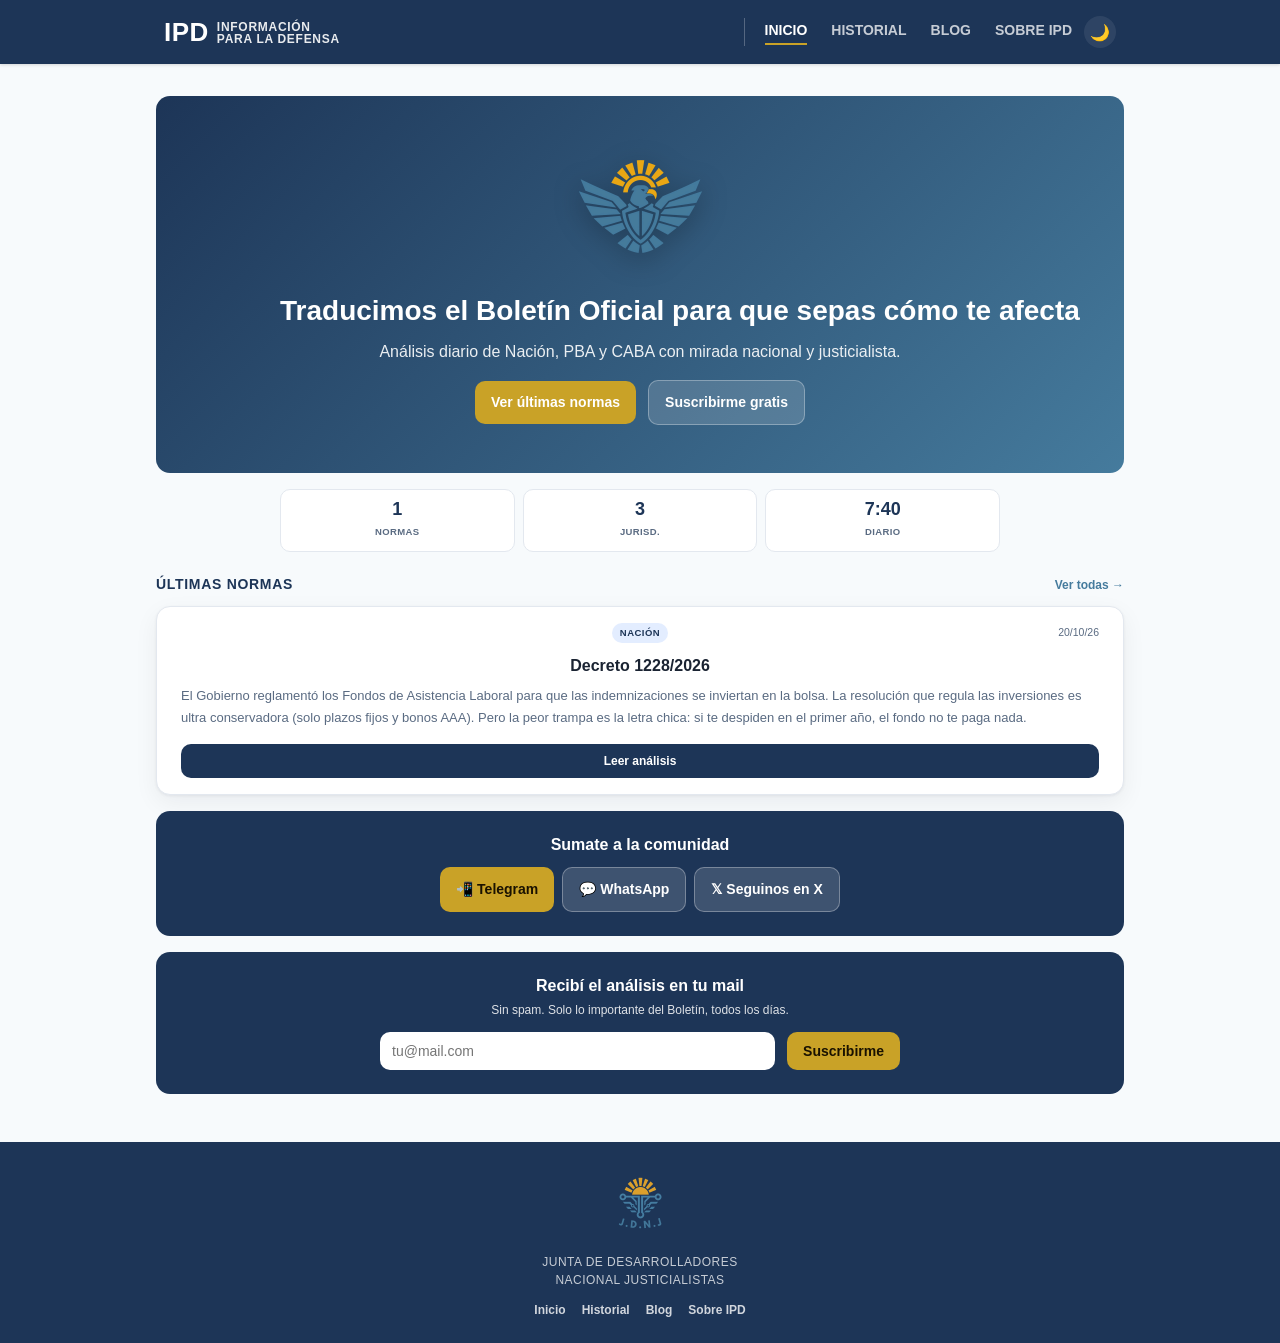
<file: index.html>
<!DOCTYPE html>
<html lang="es">
<head>
  <meta charset="UTF-8">
  <meta name="viewport" content="width=device-width, initial-scale=1.0">
  
  <!-- SEO BÁSICO -->
  <title>IPD - Información para la Defensa | Análisis del Boletín Oficial</title>
  <meta name="description" content="Traducimos el Boletín Oficial de Nación, PBA y CABA al lenguaje del laburante. Análisis diario con mirada nacional y justicialista.">
  <link rel="canonical" href="https://ipdboletin.com.ar/" />
  <meta name="robots" content="index, follow">

  <!-- OPEN GRAPH (Para X, WhatsApp y Telegram) -->
  <meta property="og:type" content="website">
  <meta property="og:title" content="IPD - Información para la Defensa">
  <meta property="og:description" content="Traducimos el Boletín Oficial para que sepas cómo te afecta. Análisis diario de Nación, PBA y CABA.">
  <meta property="og:url" content="https://ipdboletin.com.ar/">
  <meta property="og:image" content="https://ipdboletin.com.ar/solocondor.png">
  <meta property="og:site_name" content="IPD">

  <!-- TWITTER CARDS -->
  <meta name="twitter:card" content="summary_large_image">
  <meta name="twitter:title" content="IPD - Información para la Defensa">
  <meta name="twitter:description" content="Traducimos el Boletín Oficial para que sepas cómo te afecta. Análisis diario con mirada justicialista.">
  <meta name="twitter:image" content="https://ipdboletin.com.ar/solocondor.png">

  <!-- DATOS ESTRUCTURADOS (SCHEMA.ORG) -->
  <script type="application/ld+json">
  {
    "@context": "https://schema.org",
    "@type": "NewsMediaOrganization",
    "name": "IPD - Información para la Defensa",
    "url": "https://ipdboletin.com.ar/",
    "logo": "https://ipdboletin.com.ar/solocondor.png",
    "description": "Traducimos el Boletín Oficial al lenguaje del pueblo trabajador. Análisis desde el Nacional Justicialismo histórico.",
    "sameAs": [
      "https://x.com/ipdboletin"
    ]
  }
  </script>

  <!-- FAVICONS Y ESTILOS -->
  <link rel="icon" href="solocondor.png">
  <link rel="apple-touch-icon" href="solocondor.png">
  <meta name="theme-color" content="#1D3557">
  <link rel="stylesheet" href="styles.css">
</head>
<body>

<!-- ============ HEADER ============ -->
<header class="header">
  <div class="header-top">
    <div class="header-izq">
      <span class="header-logo">IPD</span>
      <span class="header-nombre">
        <span class="linea1">Información</span>
        <span class="linea2">para la Defensa</span>
      </span>
    </div>
    <div class="header-der">
      <nav class="header-nav">
        <a href="index.html" class="activo">INICIO</a>
        <a href="historial.html">HISTORIAL</a>
        <a href="blog.html">BLOG</a>
        <a href="sobre.html">SOBRE IPD</a>
      </nav>
      <button class="header-btn-tema" id="btnTema" aria-label="Cambiar tema">🌙</button>
    </div>
  </div>
</header>

<!-- ============ CONTENIDO ============ -->
<main class="container">

  <!-- HERO -->
  <section class="hero">
    <img src="solocondor.png" alt="Logo de IPD - Información para la Defensa" class="hero-condor-top" onerror="this.style.display='none'">
    <div class="hero-contenido">
      <h2>Traducimos el Boletín Oficial para que sepas cómo te afecta</h2>
      <p>Análisis diario de Nación, PBA y CABA con mirada nacional y justicialista.</p>
      <div class="hero-botones">
        <a href="historial.html" class="btn btn-dorado">Ver últimas normas</a>
        <a href="#suscribirme" class="btn btn-blanco">Suscribirme gratis</a>
      </div>
    </div>
  </section>

  <!-- STATS -->
  <section class="stats">
    <div class="stat"><b id="statNormas">—</b><span>Normas</span></div>
    <div class="stat"><b>3</b><span>Jurisd.</span></div>
    <div class="stat"><b>7:40</b><span>Diario</span></div>
  </section>

  <!-- ÚLTIMAS NORMAS -->
  <section>
    <div class="seccion-titulo">
      <h3>Últimas normas</h3>
      <a href="historial.html">Ver todas →</a>
    </div>
    <div id="ultimasNormas">
      <!-- Se llena con JS desde datos.js -->
    </div>
  </section>

  <!-- COMUNIDAD -->
  <section class="comunidad">
    <h3>Sumate a la comunidad</h3>
    <div class="comunidad-botones">
      <a href="https://t.me/+x1jpuKAZKMowNjYx" target="_blank" rel="noopener" class="btn btn-dorado">📲 Telegram</a>
      <a href="https://whatsapp.com/channel/0029VbDIsLn2ZjCuyTNW5E1L" target="_blank" rel="noopener" class="btn btn-blanco">💬 WhatsApp</a>
      <a href="https://x.com/ipdboletin" target="_blank" rel="noopener" class="btn btn-blanco">𝕏 Seguinos en X</a>
    </div>
  </section>

  <!-- SUSCRIPCIÓN -->
  <section class="cta-sus" id="suscribirme">
    <h3>Recibí el análisis en tu mail</h3>
    <p>Sin spam. Solo lo importante del Boletín, todos los días.</p>
    <form action="https://formspree.io/f/TU_FORM_ID" method="POST">
      <input type="email" name="email" placeholder="tu@mail.com" required>
      <button type="submit" class="btn btn-dorado">Suscribirme</button>
    </form>
  </section>

</main>

<!-- ============ FOOTER ============ -->
<footer class="footer">
  <img src="JDNJ.png" alt="Logo de la Junta de Desarrolladores Nacional Justicialistas" class="footer-jdnj" onerror="this.style.display='none'">
  <p>JUNTA DE DESARROLLADORES<br>NACIONAL JUSTICIALISTAS</p>
  <div class="footer-links">
    <a href="index.html">Inicio</a>
    <a href="historial.html">Historial</a>
    <a href="blog.html">Blog</a>
    <a href="sobre.html">Sobre IPD</a>
  </div>
</footer>

<!-- ============ BOTTOM NAV (mobile) ============ -->
<nav class="bottom-nav">
  <a href="index.html" class="bottom-nav-item activo">
    <span class="ic">🏠</span>Inicio
  </a>
  <a href="historial.html" class="bottom-nav-item">
    <span class="ic">📜</span>Historial
  </a>
  <a href="blog.html" class="bottom-nav-item">
    <span class="ic">📰</span>Blog
  </a>
  <a href="sobre.html" class="bottom-nav-item">
    <span class="ic">ℹ️</span>Sobre
  </a>
</nav>

<!-- ============ MODAL DETALLE ============ -->
<div id="modalDetalle" class="modal-overlay" style="display:none;">
  <div class="modal-caja">
    <button class="modal-cerrar" id="modalCerrar" aria-label="Cerrar">✕</button>
    <div id="modalContenido">
      <!-- Se llena con JS -->
    </div>
  </div>
</div>

<!-- ============ DATOS ============ -->
<script src="datos.js?v=20261127164010"></script>

<!-- ============ LÓGICA ============ -->
<script>
/* ---------- Tema claro/oscuro ---------- */
(function(){
  const html = document.documentElement;
  const btn = document.getElementById('btnTema');
  const guardado = localStorage.getItem('ipd-tema');
  if (guardado === 'oscuro') {
    html.setAttribute('data-tema', 'oscuro');
    btn.textContent = '☀️';
  }
  btn.addEventListener('click', function(){
    const esOscuro = html.getAttribute('data-tema') === 'oscuro';
    if (esOscuro) {
      html.removeAttribute('data-tema');
      localStorage.setItem('ipd-tema', 'claro');
      btn.textContent = '🌙';
    } else {
      html.setAttribute('data-tema', 'oscuro');
      localStorage.setItem('ipd-tema', 'oscuro');
      btn.textContent = '☀️';
    }
  });
})();

/* ---------- Render últimas 3 normas + modal ---------- */
(function(){
  if (typeof baseDatosIPD === 'undefined') return;

  const cont = document.getElementById('ultimasNormas');
  const statNormas = document.getElementById('statNormas');

  // Modal
  const modal = document.getElementById('modalDetalle');
  const modalContenido = document.getElementById('modalContenido');
  const modalCerrar = document.getElementById('modalCerrar');

  // Helpers
  const escapeHtml = (s) => (s || '').replace(/[&<>"']/g, c => ({
    '&':'&amp;','<':'&lt;','>':'&gt;','"':'&quot;',"'":'&#39;'
  }[c]));

  const hoy = new Date().toISOString().slice(0, 10);
  const esHoy = (fecha) => (fecha || '').slice(0, 10) === hoy;

  // FIX: parsear fecha sin pasar por Date() para evitar bug de zona horaria
  const fmtFecha = (fecha) => {
    if (!fecha) return '';
    const [yyyy, mm, dd] = String(fecha).split('-');
    if (!yyyy || !mm || !dd) return fecha;
    return `${dd}/${mm}/${yyyy.slice(2)}`;
  };

  // Total
  statNormas.textContent = baseDatosIPD.length.toLocaleString('es-AR');

  // Ordenar + tomar últimas 3
  // FIX: comparación por string (YYYY-MM-DD ordena bien lexicográficamente)
  const ordenadas = [...baseDatosIPD].sort((a, b) => {
    return (b.fecha || '').localeCompare(a.fecha || '');
  });
  const ultimas = ordenadas.slice(0, 3);

  if (ultimas.length === 0) {
    cont.innerHTML = '<p class="texto-centro" style="color:var(--texto-suave)">Todavía no hay normas analizadas.</p>';
    return;
  }

  // Render
  cont.innerHTML = ultimas.map((n, i) => {
    const jur = (n.jurisdiccion || '').toLowerCase();
    const chipClase = jur === 'nacion' ? 'chip-nacion' : jur === 'pba' ? 'chip-pba' : jur === 'caba' ? 'chip-caba' : '';
    const chipTexto = jur === 'nacion' ? 'Nación' : jur === 'pba' ? 'PBA' : jur === 'caba' ? 'CABA' : jur;
    const badge = esHoy(n.fecha) ? '<span class="badge-hoy">HOY</span>' : '';
    return `
      <article class="card">
        <div class="card-top">
          <span class="chip ${chipClase}">${chipTexto}</span>
          ${badge}
          <span class="card-fecha">${fmtFecha(n.fecha)}</span>
        </div>
        <h4>${escapeHtml(n.titulo || 'Sin título')}</h4>
        <p>${escapeHtml(n.criollo || '')}</p>
        <div class="card-acciones">
          <button class="btn btn-primario" data-accion="leer" data-idx="${i}">Leer análisis</button>
        </div>
      </article>
    `;
  }).join('');

  // Guardar las últimas normas para los handlers
  cont.dataset.normas = JSON.stringify(ultimas.map(n => ({
    titulo: n.titulo || '',
    criollo: n.criollo || '',
    letraChica: n.letraChica || '',
    articulo: n.articulo || '',
    jurisdiccion: n.jurisdiccion || '',
    fecha: n.fecha || '',
    url: n.url || ''
  })));

  // Abrir modal
  function abrirModal(n){
    const jur = (n.jurisdiccion || '').toLowerCase();
    const chipClase = jur === 'nacion' ? 'chip-nacion' : jur === 'pba' ? 'chip-pba' : jur === 'caba' ? 'chip-caba' : '';
    const chipTexto = jur === 'nacion' ? 'Nación' : jur === 'pba' ? 'PBA' : jur === 'caba' ? 'CABA' : jur;

    modalContenido.innerHTML = `
      <div class="modal-header">
        <span class="chip ${chipClase}">${chipTexto}</span>
        <span class="modal-fecha">${fmtFecha(n.fecha)}</span>
      </div>
      <h2 class="modal-titulo">${escapeHtml(n.titulo)}</h2>
      ${n.criollo ? `<p class="modal-criollo">${escapeHtml(n.criollo)}</p>` : ''}
      ${n.letraChica ? `<div class="modal-letra"><strong>La trampa:</strong> ${escapeHtml(n.letraChica)}</div>` : ''}
      ${n.articulo ? `<div class="modal-articulo">${escapeHtml(n.articulo).replace(/\n/g, '<br>')}</div>` : ''}
      ${n.url ? `<div style="margin-top:var(--sp-4);"><a href="${escapeHtml(n.url)}" target="_blank" rel="noopener" class="btn btn-ghost btn-chico">Ver norma original →</a></div>` : ''}
    `;
    modal.style.display = 'flex';
    document.body.style.overflow = 'hidden';
  }

  function cerrarModal(){
    modal.style.display = 'none';
    document.body.style.overflow = '';
  }

  // Click en "Leer análisis"
  cont.addEventListener('click', (e) => {
    const btn = e.target.closest('button[data-accion="leer"]');
    if (!btn) return;
    const idx = parseInt(btn.dataset.idx, 10);
    const datos = JSON.parse(cont.dataset.normas || '[]');
    const n = datos[idx];
    if (n) abrirModal(n);
  });

  // Cerrar modal
  modalCerrar.addEventListener('click', cerrarModal);
  modal.addEventListener('click', (e) => {
    if (e.target === modal) cerrarModal();
  });
  document.addEventListener('keydown', (e) => {
    if (e.key === 'Escape' && modal.style.display === 'flex') cerrarModal();
  });
})();
</script>

</body>
</html>
</file>
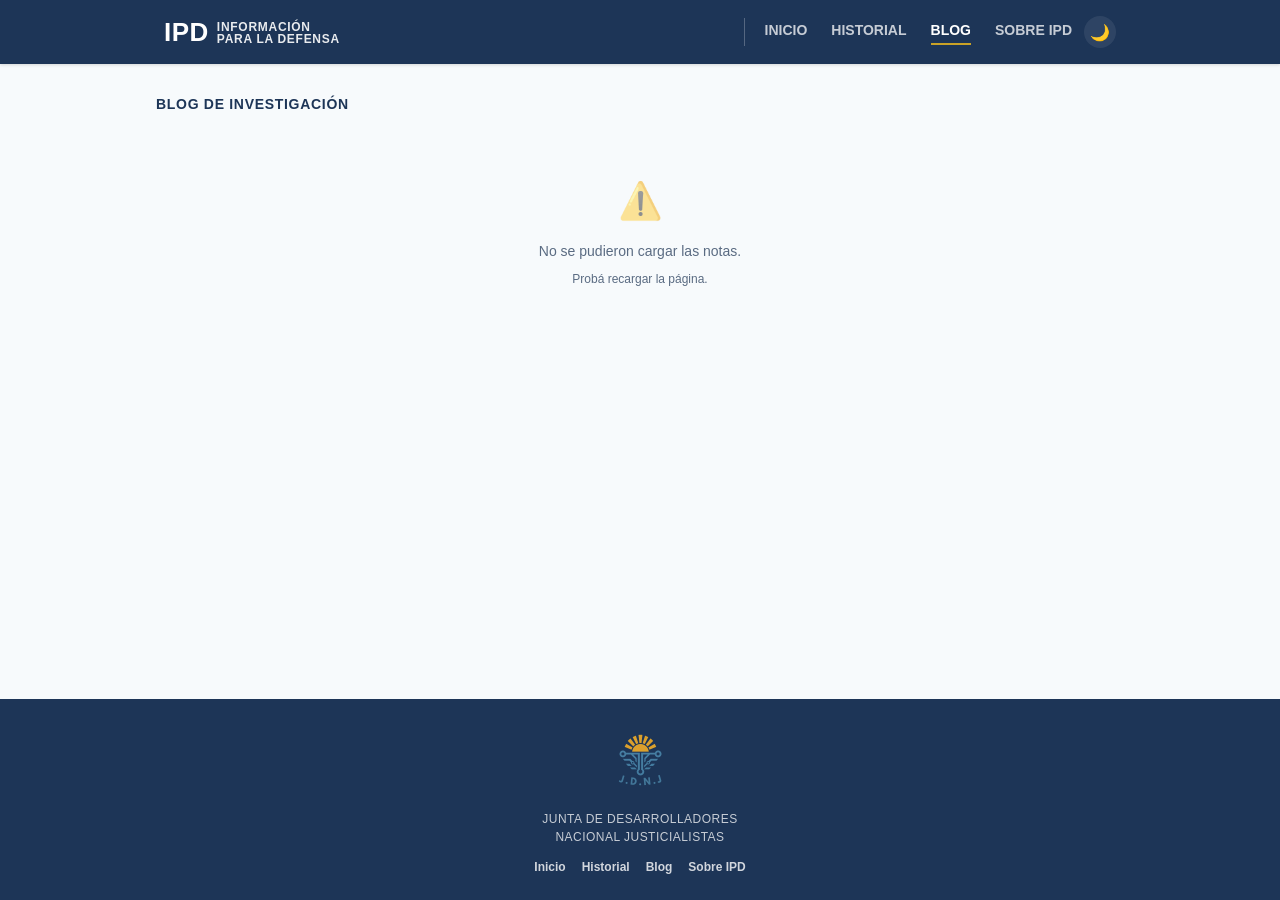
<file: blog.html>
<!DOCTYPE html>
<html lang="es">
<head>
  <link rel="canonical" href="https://ipdboletin.com.ar/blog.html" />
<meta charset="UTF-8">
<meta name="viewport" content="width=device-width, initial-scale=1.0">
<title>Blog — IPD</title>
<meta name="description" content="Notas de investigación de IPD: análisis profundo de las normas que afectan tu vida.">
<link rel="icon" href="solocondor.png">
<link rel="apple-touch-icon" href="solocondor.png">
<meta name="theme-color" content="#1D3557">
<link rel="stylesheet" href="styles.css">
</head>
<body>

<!-- ============ HEADER ============ -->
<header class="header">
  <div class="header-top">
    <div class="header-izq">
      <span class="header-logo">IPD</span>
      <span class="header-nombre">
        <span class="linea1">Información</span>
        <span class="linea2">para la Defensa</span>
      </span>
    </div>
    <div class="header-der">
      <nav class="header-nav">
        <a href="index.html">INICIO</a>
        <a href="historial.html">HISTORIAL</a>
        <a href="blog.html" class="activo">BLOG</a>
        <a href="sobre.html">SOBRE IPD</a>
      </nav>
      <button class="header-btn-tema" id="btnTema" aria-label="Cambiar tema">🌙</button>
    </div>
  </div>
</header>

<!-- ============ CONTENIDO ============ -->
<main class="container">

  <div class="seccion-titulo" style="margin-top:0">
    <h3>Blog de investigación</h3>
  </div>

  <!-- ESTADO: CARGANDO -->
  <div id="estadoCargando" class="texto-centro" style="padding:var(--sp-7) var(--sp-4);color:var(--texto-suave);">
    <div style="font-size:28px;margin-bottom:var(--sp-3);opacity:.5;">⏳</div>
    <p>Cargando notas...</p>
  </div>

  <!-- ESTADO: VACÍO -->
  <div id="estadoVacio" style="display:none;text-align:center;padding:var(--sp-7) var(--sp-4);color:var(--texto-suave);">
    <div style="font-size:36px;margin-bottom:var(--sp-3);opacity:.5;">📰</div>
    <p>Todavía no hay notas publicadas.</p>
    <p style="font-size:var(--fs-sm);margin-top:var(--sp-2);">Volvé pronto.</p>
  </div>

  <!-- ESTADO: ERROR -->
  <div id="estadoError" style="display:none;text-align:center;padding:var(--sp-7) var(--sp-4);color:var(--texto-suave);">
    <div style="font-size:36px;margin-bottom:var(--sp-3);opacity:.5;">⚠️</div>
    <p>No se pudieron cargar las notas.</p>
    <p style="font-size:var(--fs-sm);margin-top:var(--sp-2);">Probá recargar la página.</p>
  </div>

  <!-- LISTA DE NOTAS -->
  <div id="listaBlog"></div>

</main>

<!-- ============ FOOTER ============ -->
<footer class="footer">
  <img src="JDNJ.png" alt="" class="footer-jdnj" onerror="this.style.display='none'">
  <p>JUNTA DE DESARROLLADORES<br>NACIONAL JUSTICIALISTAS</p>
  <div class="footer-links">
    <a href="index.html">Inicio</a>
    <a href="historial.html">Historial</a>
    <a href="blog.html">Blog</a>
    <a href="sobre.html">Sobre IPD</a>
  </div>
</footer>

<!-- ============ BOTTOM NAV (mobile) ============ -->
<nav class="bottom-nav">
  <a href="index.html" class="bottom-nav-item">
    <span class="ic">🏠</span>Inicio
  </a>
  <a href="historial.html" class="bottom-nav-item">
    <span class="ic">📜</span>Historial
  </a>
  <a href="blog.html" class="bottom-nav-item activo">
    <span class="ic">📰</span>Blog
  </a>
  <a href="sobre.html" class="bottom-nav-item">
    <span class="ic">ℹ️</span>Sobre
  </a>
</nav>

<!-- ============ LÓGICA ============ -->
<script>
/* ---------- Tema claro/oscuro ---------- */
(function(){
  const html = document.documentElement;
  const btn = document.getElementById('btnTema');
  const guardado = localStorage.getItem('ipd-tema');
  if (guardado === 'oscuro') {
    html.setAttribute('data-tema', 'oscuro');
    btn.textContent = '☀️';
  }
  btn.addEventListener('click', function(){
    const esOscuro = html.getAttribute('data-tema') === 'oscuro';
    if (esOscuro) {
      html.removeAttribute('data-tema');
      localStorage.setItem('ipd-tema', 'claro');
      btn.textContent = '🌙';
    } else {
      html.setAttribute('data-tema', 'oscuro');
      localStorage.setItem('ipd-tema', 'oscuro');
      btn.textContent = '☀️';
    }
  });
})();

/* ---------- Blog: leer carpeta /blog vía GitHub API ---------- */
(function(){
  const REPO = 'ipdboletin/ipdboletin.github.io';
  const RAMA = 'main';
  const CARPETA = 'blog';

  const lista = document.getElementById('listaBlog');
  const cargando = document.getElementById('estadoCargando');
  const vacio = document.getElementById('estadoVacio');
  const error = document.getElementById('estadoError');

  // Helpers
  const escapeHtml = (s) => (s || '').replace(/[&<>"']/g, c => ({
    '&':'&amp;','<':'&lt;','>':'&gt;','"':'&quot;',"'":'&#39;'
  }[c]));

  // FIX: parsear fecha sin pasar por Date() para evitar bug de zona horaria
  const fmtFecha = (f) => {
    if (!f) return '';
    const soloFecha = String(f).split('T')[0];
    const [yyyy, mm, dd] = soloFecha.split('-');
    if (!yyyy || !mm || !dd) return f;
    const meses = ['enero','febrero','marzo','abril','mayo','junio','julio','agosto','septiembre','octubre','noviembre','diciembre'];
    const mes = parseInt(mm, 10) - 1;
    return `${parseInt(dd, 10)} de ${meses[mes]} de ${yyyy}`;
  };

  // Parsear frontmatter simple (--- clave: valor ---)
  function parseFrontmatter(texto){
    const match = texto.match(/^---\s*\n([\s\S]*?)\n---/);
    if (!match) return {};
    const yaml = match[1];
    const data = {};
    yaml.split('\n').forEach(linea => {
      const m = linea.match(/^([a-zA-Z_][a-zA-Z0-9_]*)\s*:\s*(.*)$/);
      if (m){
        let valor = m[2].trim();
        // Sacar comillas si las tiene
        valor = valor.replace(/^['"]|['"]$/g, '');
        data[m[1]] = valor;
      }
    });
    return data;
  }

  // Cargar notas
  async function cargarBlog(){
    try {
      // 1. Traer lista de archivos de /blog
      const urlLista = `https://api.github.com/repos/${REPO}/contents/${CARPETA}?ref=${RAMA}&t=${Date.now()}`;
      const res = await fetch(urlLista, {
        headers: { 'Accept': 'application/vnd.github.v3+json' }
      });
      if (!res.ok) throw new Error('Error al listar');
      const archivos = await res.json();

      // 2. Filtrar solo .md (ignorar carpeta img)
      const notas = archivos.filter(a => a.type === 'file' && a.name.endsWith('.md'));

      if (notas.length === 0){
        cargando.style.display = 'none';
        vacio.style.display = 'block';
        return;
      }

      // 3. Traer el contenido de cada .md en paralelo
      const promesas = notas.map(n => fetch(n.download_url + '?t=' + Date.now()).then(r => r.text()));
      const contenidos = await Promise.all(promesas);

      // 4. Parsear cada nota
      const datos = notas.map((n, i) => {
        const fm = parseFrontmatter(contenidos[i]);
        console.log('nota:', n.name, 'date:', fm.date);
        const slug = n.name.replace(/\.md$/, '');
        return {
          slug: slug,
          title: fm.title || 'Sin título',
          date: fm.date || '',
          excerpt: fm.excerpt || '',
          image: fm.image || ''
        };
      });

      // 5. Ordenar por fecha descendente
      datos.sort((a, b) => {
        const fa = new Date(a.date || 0);
        const fb = new Date(b.date || 0);
        return fb - fa;
      });

      // 6. Render
      cargando.style.display = 'none';
      lista.innerHTML = datos.map(n => `
        <a href="entrada.html?slug=${encodeURIComponent(n.slug)}" class="blog-card" style="text-decoration:none;color:inherit;display:block;">
          <div class="blog-card-img">
            ${n.image
              ? `<img src="${escapeHtml(n.image)}" alt="" loading="lazy" onerror="this.style.display='none';this.parentElement.innerHTML='📰';">`
              : '📰'}
          </div>
          <div class="blog-card-body">
            <h4>${escapeHtml(n.title)}</h4>
            <p>${escapeHtml(n.excerpt)}</p>
            <span class="card-fecha">${fmtFecha(n.date)}</span>
          </div>
        </a>
      `).join('');

    } catch(e){
      console.error('Error cargando blog:', e);
      cargando.style.display = 'none';
      error.style.display = 'block';
    }
  }

  cargarBlog();
})();
</script>

</body>
</html>
</file>
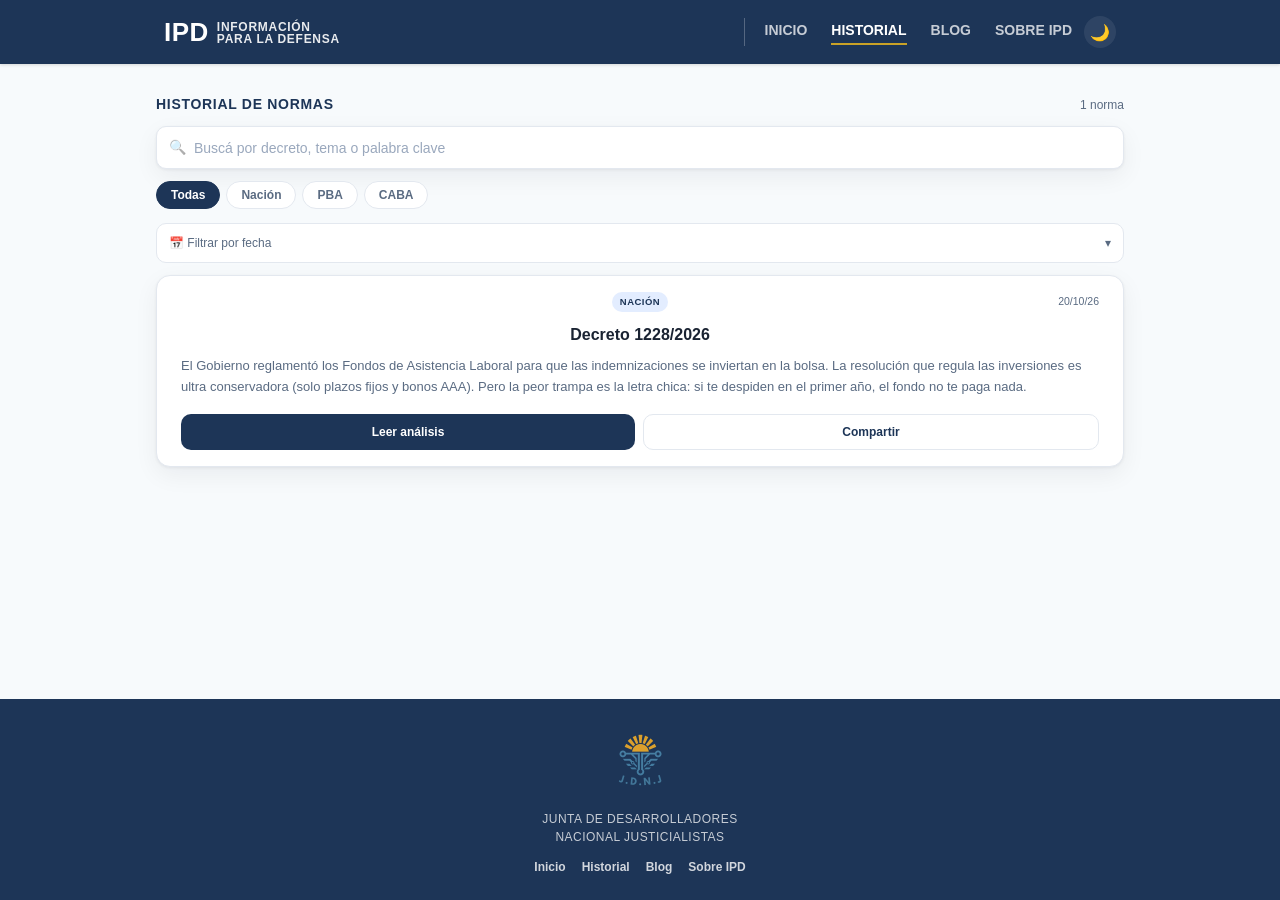
<file: historial.html>
<!DOCTYPE html>
<html lang="es">
<head>
  <link rel="canonical" href="https://ipdboletin.com.ar/historial.html" />
<meta charset="UTF-8">
<meta name="viewport" content="width=device-width, initial-scale=1.0">
<title>Historial — IPD</title>
<meta name="description" content="Buscá y explorá todas las normas analizadas por IPD: Nación, PBA y CABA con mirada nacional y justicialista.">
<link rel="icon" href="solocondor.png">
<link rel="apple-touch-icon" href="solocondor.png">
<meta name="theme-color" content="#1D3557">
<link rel="stylesheet" href="styles.css">
</head>
<body>

<!-- ============ HEADER ============ -->
<header class="header">
  <div class="header-top">
    <div class="header-izq">
      <span class="header-logo">IPD</span>
      <span class="header-nombre">
        <span class="linea1">Información</span>
        <span class="linea2">para la Defensa</span>
      </span>
    </div>
    <div class="header-der">
      <nav class="header-nav">
        <a href="index.html">INICIO</a>
        <a href="historial.html" class="activo">HISTORIAL</a>
        <a href="blog.html">BLOG</a>
        <a href="sobre.html">SOBRE IPD</a>
      </nav>
      <button class="header-btn-tema" id="btnTema" aria-label="Cambiar tema">🌙</button>
    </div>
  </div>
</header>

<!-- ============ CONTENIDO ============ -->
<main class="container">

  <!-- TÍTULO -->
  <div class="seccion-titulo" style="margin-top:0">
    <h3>Historial de normas</h3>
    <span id="contadorResultados" style="font-size:var(--fs-sm);color:var(--texto-suave)">—</span>
  </div>

  <!-- BUSCADOR -->
  <div class="buscador">
    <span class="icono">🔍</span>
    <input type="search" id="inputBuscar" placeholder="Buscá por decreto, tema o palabra clave" autocomplete="off">
  </div>

  <!-- TABS JURISDICCIÓN -->
  <div class="tabs" id="tabsJurisdiccion">
    <button class="tab activo" data-jur="todas">Todas</button>
    <button class="tab" data-jur="nacion">Nación</button>
    <button class="tab" data-jur="pba">PBA</button>
    <button class="tab" data-jur="caba">CABA</button>
  </div>

  <!-- FILTRO FECHA -->
  <details class="filtro-fecha" id="filtroFecha">
    <summary style="display:flex;justify-content:space-between;align-items:center;cursor:pointer;list-style:none;">
      <span>📅 Filtrar por fecha</span>
      <span>▾</span>
    </summary>
    <div style="display:flex;gap:var(--sp-2);margin-top:var(--sp-3);flex-wrap:wrap;">
      <label style="flex:1;min-width:130px;font-size:var(--fs-sm);color:var(--texto-suave);">
        Desde
        <input type="date" id="fechaDesde" style="width:100%;padding:8px;border:1px solid var(--borde);border-radius:var(--radio-chico);margin-top:4px;font-family:inherit;background:var(--superficie);color:var(--texto);">
      </label>
      <label style="flex:1;min-width:130px;font-size:var(--fs-sm);color:var(--texto-suave);">
        Hasta
        <input type="date" id="fechaHasta" style="width:100%;padding:8px;border:1px solid var(--borde);border-radius:var(--radio-chico);margin-top:4px;font-family:inherit;background:var(--superficie);color:var(--texto);">
      </label>
      <button class="btn btn-ghost btn-chico" id="btnLimpiarFechas" style="align-self:flex-end;">Limpiar fechas</button>
    </div>
  </details>

  <!-- BOTÓN LIMPIAR FILTROS -->
  <div id="barraFiltros" style="display:none;margin-bottom:var(--sp-3);text-align:center;">
    <button class="btn btn-ghost btn-chico" id="btnLimpiarTodo">✕ Limpiar todos los filtros</button>
  </div>

  <!-- LISTA DE NORMAS -->
  <div id="listaNormas">
    <!-- Se llena con JS -->
  </div>

  <!-- ESTADO VACÍO -->
  <div id="estadoVacio" style="display:none;text-align:center;padding:var(--sp-7) var(--sp-4);color:var(--texto-suave);">
    <div style="font-size:36px;margin-bottom:var(--sp-3);opacity:.5;">🔍</div>
    <p>No hay normas que coincidan con tu búsqueda.</p>
    <p style="font-size:var(--fs-sm);margin-top:var(--sp-2);">Probá con otra palabra o limpiá los filtros.</p>
  </div>

</main>

<!-- ============ FOOTER ============ -->
<footer class="footer">
  <img src="JDNJ.png" alt="" class="footer-jdnj" onerror="this.style.display='none'">
  <p>JUNTA DE DESARROLLADORES<br>NACIONAL JUSTICIALISTAS</p>
  <div class="footer-links">
    <a href="index.html">Inicio</a>
    <a href="historial.html">Historial</a>
    <a href="blog.html">Blog</a>
    <a href="sobre.html">Sobre IPD</a>
  </div>
</footer>

<!-- ============ BOTTOM NAV (mobile) ============ -->
<nav class="bottom-nav">
  <a href="index.html" class="bottom-nav-item">
    <span class="ic">🏠</span>Inicio
  </a>
  <a href="historial.html" class="bottom-nav-item activo">
    <span class="ic">📜</span>Historial
  </a>
  <a href="blog.html" class="bottom-nav-item">
    <span class="ic">📰</span>Blog
  </a>
  <a href="sobre.html" class="bottom-nav-item">
    <span class="ic">ℹ️</span>Sobre
  </a>
</nav>

<!-- ============ MODAL DETALLE ============ -->
<div id="modalDetalle" class="modal-overlay" style="display:none;">
  <div class="modal-caja">
    <button class="modal-cerrar" id="modalCerrar" aria-label="Cerrar">✕</button>
    <div id="modalContenido">
      <!-- Se llena con JS -->
    </div>
  </div>
</div>

<!-- ============ DATOS ============ -->
<script src="datos.js?v=20261127164010"></script>

<!-- ============ LÓGICA ============ -->
<script>
/* ---------- Tema claro/oscuro ---------- */
(function(){
  const html = document.documentElement;
  const btn = document.getElementById('btnTema');
  const guardado = localStorage.getItem('ipd-tema');
  if (guardado === 'oscuro') {
    html.setAttribute('data-tema', 'oscuro');
    btn.textContent = '☀️';
  }
  btn.addEventListener('click', function(){
    const esOscuro = html.getAttribute('data-tema') === 'oscuro';
    if (esOscuro) {
      html.removeAttribute('data-tema');
      localStorage.setItem('ipd-tema', 'claro');
      btn.textContent = '🌙';
    } else {
      html.setAttribute('data-tema', 'oscuro');
      localStorage.setItem('ipd-tema', 'oscuro');
      btn.textContent = '☀️';
    }
  });
})();

/* ---------- Historial: filtros + render ---------- */
(function(){
  if (typeof baseDatosIPD === 'undefined') return;

  // Elementos
  const lista = document.getElementById('listaNormas');
  const vacio = document.getElementById('estadoVacio');
  const contador = document.getElementById('contadorResultados');
  const inputBuscar = document.getElementById('inputBuscar');
  const tabs = document.querySelectorAll('#tabsJurisdiccion .tab');
  const fechaDesde = document.getElementById('fechaDesde');
  const fechaHasta = document.getElementById('fechaHasta');
  const btnLimpiarFechas = document.getElementById('btnLimpiarFechas');
  const barraFiltros = document.getElementById('barraFiltros');
  const btnLimpiarTodo = document.getElementById('btnLimpiarTodo');

  // Modal
  const modal = document.getElementById('modalDetalle');
  const modalContenido = document.getElementById('modalContenido');
  const modalCerrar = document.getElementById('modalCerrar');

  // Estado
  let jurActual = 'todas';
  let texto = '';
  let desde = '';
  let hasta = '';

  // Helpers
  const hoy = new Date().toISOString().slice(0, 10);
  const esHoy = (f) => (f || '').slice(0, 10) === hoy;

  // FIX: parsear fecha sin pasar por Date() para evitar bug de zona horaria
  const fmtFecha = (f) => {
    if (!f) return '';
    const [yyyy, mm, dd] = String(f).split('-');
    if (!yyyy || !mm || !dd) return f;
    return `${dd}/${mm}/${yyyy.slice(2)}`;
  };

  const escapeHtml = (s) => (s || '').replace(/[&<>"']/g, c => ({
    '&':'&amp;','<':'&lt;','>':'&gt;','"':'&quot;',"'":'&#39;'
  }[c]));

  // Normalizar texto (sin acentos, minúsculas)
  const norm = (s) => (s || '')
    .toString()
    .toLowerCase()
    .normalize('NFD')
    .replace(/[\u0300-\u036f]/g, '');

  // Aplicar filtros
  function filtrar(){
    return baseDatosIPD
      .filter(n => {
        // Jurisdicción
        if (jurActual !== 'todas'){
          const j = (n.jurisdiccion || '').toLowerCase();
          if (j !== jurActual) return false;
        }
        // Fecha
        const f = (n.fecha || '').slice(0, 10);
        if (desde && f < desde) return false;
        if (hasta && f > hasta) return false;
        // Texto
        if (texto){
          const blob = norm(
            (n.titulo || '') + ' ' +
            (n.criollo || '') + ' ' +
            (n.letraChica || '') + ' ' +
            (n.articulo || '')
          );
          if (!blob.includes(norm(texto))) return false;
        }
        return true;
      })
      .sort((a, b) => {
        // FIX: comparación por string (YYYY-MM-DD ordena bien)
        return (b.fecha || '').localeCompare(a.fecha || '');
      });
  }

  // Render
  function render(){
    const resultado = filtrar();

    // Contador
    contador.textContent = resultado.length + (resultado.length === 1 ? ' norma' : ' normas');

    // Estado vacío
    if (resultado.length === 0){
      lista.innerHTML = '';
      vacio.style.display = 'block';
    } else {
      vacio.style.display = 'none';
      lista.innerHTML = resultado.map((n, i) => {
        const jur = (n.jurisdiccion || '').toLowerCase();
        const chipClase = jur === 'nacion' ? 'chip-nacion' : jur === 'pba' ? 'chip-pba' : jur === 'caba' ? 'chip-caba' : '';
        const chipTexto = jur === 'nacion' ? 'Nación' : jur === 'pba' ? 'PBA' : jur === 'caba' ? 'CABA' : jur;
        const badge = esHoy(n.fecha) ? '<span class="badge-hoy">HOY</span>' : '';
        return `
          <article class="card">
            <div class="card-top">
              <span class="chip ${chipClase}">${chipTexto}</span>
              ${badge}
              <span class="card-fecha">${fmtFecha(n.fecha)}</span>
            </div>
            <h4>${escapeHtml(n.titulo || 'Sin título')}</h4>
            <p>${escapeHtml(n.criollo || '')}</p>
            <div class="card-acciones">
              <button class="btn btn-primario" data-accion="leer" data-idx="${i}">Leer análisis</button>
              <button class="btn btn-ghost" data-accion="compartir" data-idx="${i}">Compartir</button>
            </div>
          </article>
        `;
      }).join('');

      // Guardar el resultado actual para los handlers
      lista.dataset.resultado = JSON.stringify(resultado.map(n => ({
        titulo: n.titulo || '',
        criollo: n.criollo || '',
        letraChica: n.letraChica || '',
        articulo: n.articulo || '',
        jurisdiccion: n.jurisdiccion || '',
        fecha: n.fecha || '',
        url: n.url || ''
      })));
    }

    // Barra de limpiar
    const hayFiltro = texto || jurActual !== 'todas' || desde || hasta;
    barraFiltros.style.display = hayFiltro ? 'block' : 'none';
  }

  // Eventos: buscador
  inputBuscar.addEventListener('input', (e) => {
    texto = e.target.value.trim();
    render();
  });

  // Eventos: tabs
  tabs.forEach(t => {
    t.addEventListener('click', () => {
      tabs.forEach(x => x.classList.remove('activo'));
      t.classList.add('activo');
      jurActual = t.dataset.jur;
      render();
    });
  });

  // Eventos: fechas
  fechaDesde.addEventListener('change', (e) => { desde = e.target.value; render(); });
  fechaHasta.addEventListener('change', (e) => { hasta = e.target.value; render(); });
  btnLimpiarFechas.addEventListener('click', () => {
    fechaDesde.value = '';
    fechaHasta.value = '';
    desde = '';
    hasta = '';
    render();
  });

  // Limpiar todo
  btnLimpiarTodo.addEventListener('click', () => {
    texto = '';
    jurActual = 'todas';
    desde = '';
    hasta = '';
    inputBuscar.value = '';
    fechaDesde.value = '';
    fechaHasta.value = '';
    tabs.forEach(x => x.classList.remove('activo'));
    document.querySelector('#tabsJurisdiccion .tab[data-jur="todas"]').classList.add('activo');
    render();
  });

  // Acciones de cards (delegación)
  lista.addEventListener('click', (e) => {
    const btn = e.target.closest('button[data-accion]');
    if (!btn) return;
    const idx = parseInt(btn.dataset.idx, 10);
    const datos = JSON.parse(lista.dataset.resultado || '[]');
    const n = datos[idx];
    if (!n) return;

    if (btn.dataset.accion === 'leer'){
      abrirModal(n);
    } else if (btn.dataset.accion === 'compartir'){
      compartir(n);
    }
  });

  // Modal
  function abrirModal(n){
    const jur = (n.jurisdiccion || '').toLowerCase();
    const chipClase = jur === 'nacion' ? 'chip-nacion' : jur === 'pba' ? 'chip-pba' : jur === 'caba' ? 'chip-caba' : '';
    const chipTexto = jur === 'nacion' ? 'Nación' : jur === 'pba' ? 'PBA' : jur === 'caba' ? 'CABA' : jur;

    modalContenido.innerHTML = `
      <div class="modal-header">
        <span class="chip ${chipClase}">${chipTexto}</span>
        <span class="modal-fecha">${fmtFecha(n.fecha)}</span>
      </div>
      <h2 class="modal-titulo">${escapeHtml(n.titulo)}</h2>
      ${n.criollo ? `<p class="modal-criollo">${escapeHtml(n.criollo)}</p>` : ''}
      ${n.letraChica ? `<div class="modal-letra"><strong>La trampa:</strong> ${escapeHtml(n.letraChica)}</div>` : ''}
      ${n.articulo ? `<div class="modal-articulo">${escapeHtml(n.articulo).replace(/\n/g, '<br>')}</div>` : ''}
      ${n.url ? `<div style="margin-top:var(--sp-4);"><a href="${escapeHtml(n.url)}" target="_blank" rel="noopener" class="btn btn-ghost btn-chico">Ver norma original →</a></div>` : ''}
    `;
    modal.style.display = 'flex';
    document.body.style.overflow = 'hidden';
  }

  function cerrarModal(){
    modal.style.display = 'none';
    document.body.style.overflow = '';
  }

  modalCerrar.addEventListener('click', cerrarModal);
  modal.addEventListener('click', (e) => {
    if (e.target === modal) cerrarModal();
  });
  document.addEventListener('keydown', (e) => {
    if (e.key === 'Escape' && modal.style.display === 'flex') cerrarModal();
  });

  // Compartir
  async function compartir(n){
    const textoCompartir = `📰 ${n.titulo}\n\n${n.criollo}\n\n— IPD · Información para la Defensa`;
    const urlCompartir = location.origin + location.pathname + '#norma-' + encodeURIComponent(n.titulo);

    if (navigator.share){
      try {
        await navigator.share({ title: n.titulo, text: textoCompartir, url: urlCompartir });
      } catch(e){ /* cancelado por el usuario, no hacemos nada */ }
    } else {
      try {
        await navigator.clipboard.writeText(textoCompartir + '\n' + urlCompartir);
        alert('¡Copiado al portapapeles!');
      } catch(e){
        alert('No se pudo copiar. Copiá manualmente.');
      }
    }
  }

  // Render inicial
  render();
})();
</script>

</body>
</html>
</file>
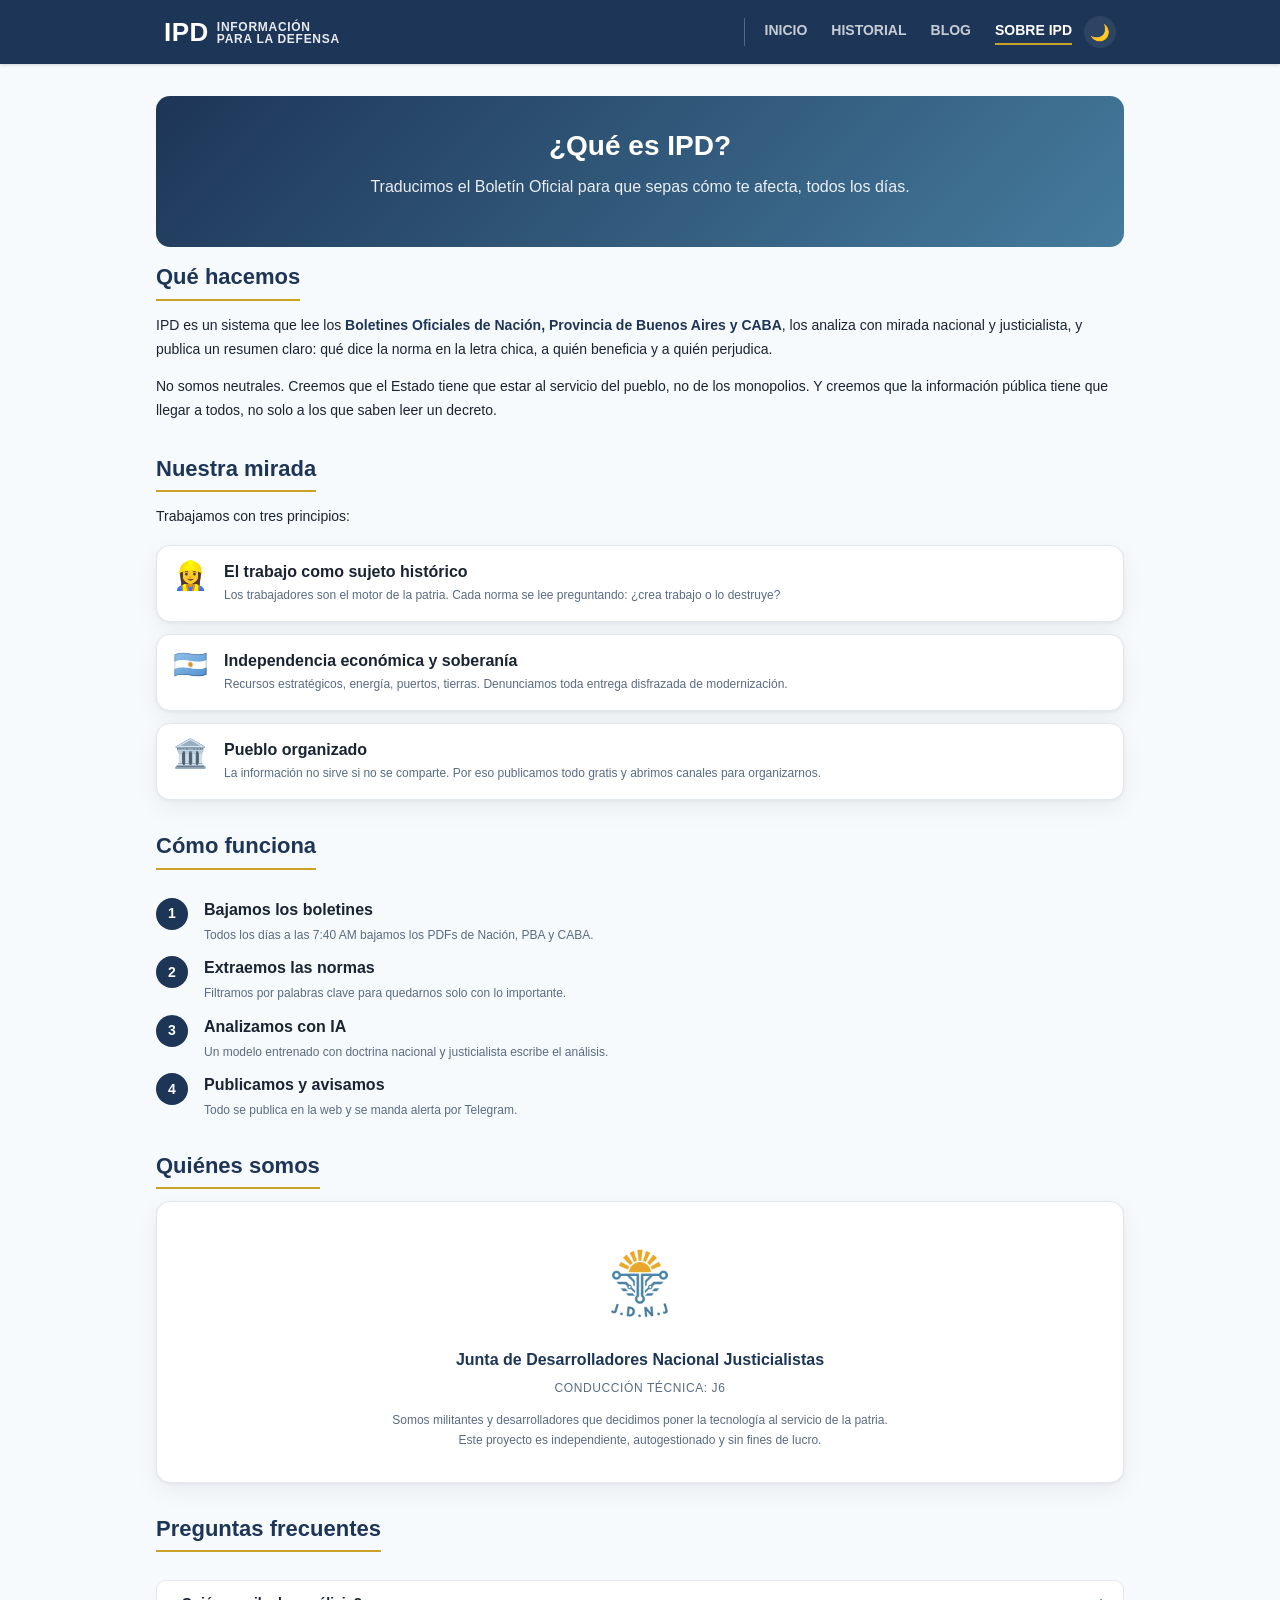
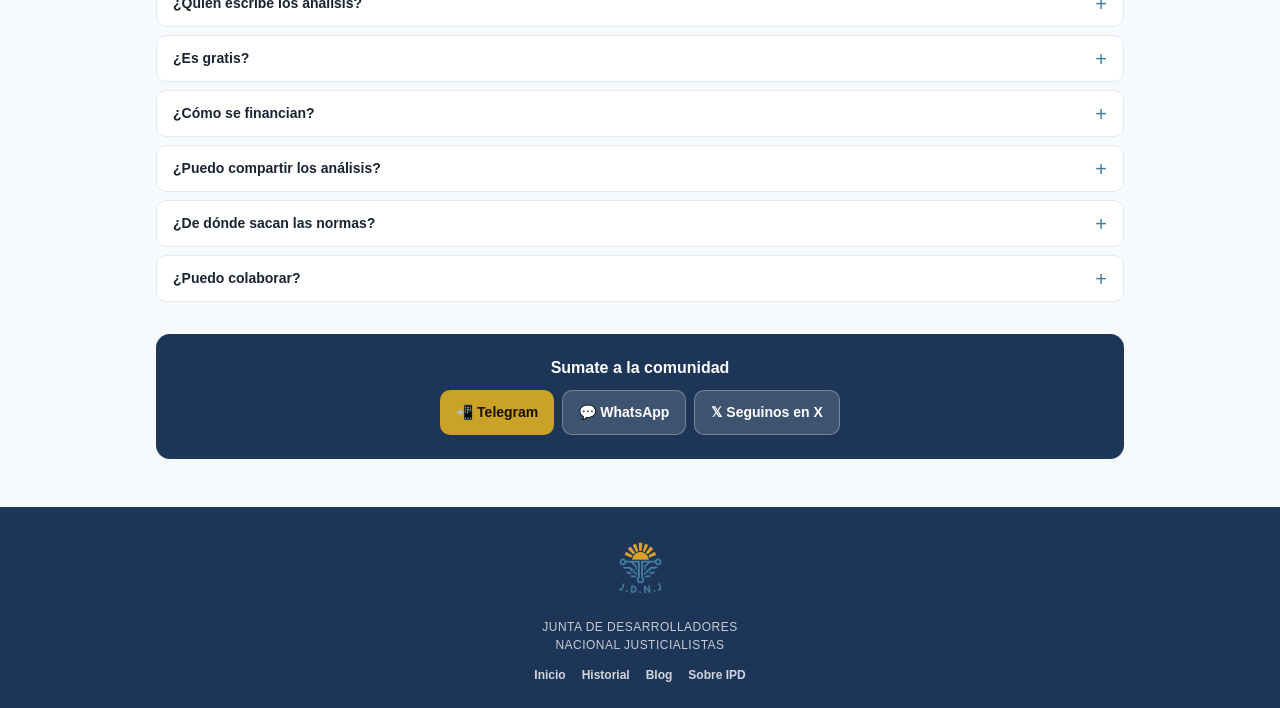
<file: sobre.html>
<!DOCTYPE html>
<html lang="es">
<head>
  <link rel="canonical" href="https://ipdboletin.com.ar/sobre.html" />
<meta charset="UTF-8">
<meta name="viewport" content="width=device-width, initial-scale=1.0">
<title>Sobre IPD — Información para la Defensa</title>
<meta name="description" content="Qué es IPD, cómo funciona, nuestra mirada y la Junta de Desarrolladores Nacional Justicialistas.">
<link rel="icon" href="solocondor.png">
<link rel="apple-touch-icon" href="solocondor.png">
<meta name="theme-color" content="#1D3557">
<link rel="stylesheet" href="styles.css">
</head>
<body>

<!-- ============ HEADER ============ -->
<header class="header">
  <div class="header-top">
    <div class="header-izq">
      <span class="header-logo">IPD</span>
      <span class="header-nombre">
        <span class="linea1">Información</span>
        <span class="linea2">para la Defensa</span>
      </span>
    </div>
    <div class="header-der">
      <nav class="header-nav">
        <a href="index.html">INICIO</a>
        <a href="historial.html">HISTORIAL</a>
        <a href="blog.html">BLOG</a>
        <a href="sobre.html" class="activo">SOBRE IPD</a>
      </nav>
      <button class="header-btn-tema" id="btnTema" aria-label="Cambiar tema">🌙</button>
    </div>
  </div>
</header>

<!-- ============ CONTENIDO ============ -->
<main class="container">

  <!-- HERO COMPACTO -->
  <section class="hero" style="padding:var(--sp-6) var(--sp-5);">
    <div class="hero-contenido">
      <h2 style="white-space:normal;">¿Qué es IPD?</h2>
      <p style="white-space:normal;">Traducimos el Boletín Oficial para que sepas cómo te afecta, todos los días.</p>
    </div>
  </section>

  <!-- QUÉ ES -->
  <section class="sobre-seccion">
    <h3 class="sobre-titulo">Qué hacemos</h3>
    <p>IPD es un sistema que lee los <strong>Boletines Oficiales de Nación, Provincia de Buenos Aires y CABA</strong>, los analiza con mirada nacional y justicialista, y publica un resumen claro: qué dice la norma en la letra chica, a quién beneficia y a quién perjudica.</p>
    <p>No somos neutrales. Creemos que el Estado tiene que estar al servicio del pueblo, no de los monopolios. Y creemos que la información pública tiene que llegar a todos, no solo a los que saben leer un decreto.</p>
  </section>

  <!-- NUESTRA MIRADA -->
  <section class="sobre-seccion">
    <h3 class="sobre-titulo">Nuestra mirada</h3>
    <p>Trabajamos con tres principios:</p>
    <div class="principios">
      <div class="principio">
        <div class="principio-icono">👷‍♀️</div>
        <div>
          <h4>El trabajo como sujeto histórico</h4>
          <p>Los trabajadores son el motor de la patria. Cada norma se lee preguntando: ¿crea trabajo o lo destruye?</p>
        </div>
      </div>
      <div class="principio">
        <div class="principio-icono">🇦🇷</div>
        <div>
          <h4>Independencia económica y soberanía</h4>
          <p>Recursos estratégicos, energía, puertos, tierras. Denunciamos toda entrega disfrazada de modernización.</p>
        </div>
      </div>
      <div class="principio">
        <div class="principio-icono">🏛️</div>
        <div>
          <h4>Pueblo organizado</h4>
          <p>La información no sirve si no se comparte. Por eso publicamos todo gratis y abrimos canales para organizarnos.</p>
        </div>
      </div>
    </div>
  </section>

  <!-- CÓMO FUNCIONA -->
  <section class="sobre-seccion">
    <h3 class="sobre-titulo">Cómo funciona</h3>
    <ol class="pasos">
      <li>
        <span class="paso-num">1</span>
        <div>
          <strong>Bajamos los boletines</strong>
          <p>Todos los días a las 7:40 AM bajamos los PDFs de Nación, PBA y CABA.</p>
        </div>
      </li>
      <li>
        <span class="paso-num">2</span>
        <div>
          <strong>Extraemos las normas</strong>
          <p>Filtramos por palabras clave para quedarnos solo con lo importante.</p>
        </div>
      </li>
      <li>
        <span class="paso-num">3</span>
        <div>
          <strong>Analizamos con IA</strong>
          <p>Un modelo entrenado con doctrina nacional y justicialista escribe el análisis.</p>
        </div>
      </li>
      <li>
        <span class="paso-num">4</span>
        <div>
          <strong>Publicamos y avisamos</strong>
          <p>Todo se publica en la web y se manda alerta por Telegram.</p>
        </div>
      </li>
    </ol>
  </section>

  <!-- LA JUNTA -->
  <section class="sobre-seccion">
    <h3 class="sobre-titulo">Quiénes somos</h3>
    <div class="junta-caja">
      <img src="JDNJ.png" alt="Junta de Desarrolladores Nacional Justicialistas" onerror="this.style.display='none';">
      <p><strong>Junta de Desarrolladores Nacional Justicialistas</strong></p>
      <p class="junta-sub">Conducción técnica: J6</p>
      <p class="junta-texto">Somos militantes y desarrolladores que decidimos poner la tecnología al servicio de la patria. Este proyecto es independiente, autogestionado y sin fines de lucro.</p>
    </div>
  </section>

  <!-- FAQ -->
  <section class="sobre-seccion">
    <h3 class="sobre-titulo">Preguntas frecuentes</h3>
    <div class="faq">
      <details>
        <summary>¿Quién escribe los análisis?</summary>
        <p>Los análisis los genera un modelo de inteligencia artificial entrenado con doctrina nacional y justicialista, supervisado por la Junta. No son opiniones personales, son interpretaciones basadas en un marco doctrinario claro.</p>
      </details>
      <details>
        <summary>¿Es gratis?</summary>
        <p>Sí, todo el contenido es gratuito y siempre lo va a ser. No cobramos suscripción ni ponemos contenido detrás de un pago.</p>
      </details>
      <details>
        <summary>¿Cómo se financian?</summary>
        <p>Con aportes voluntarios de la comunidad y trabajo ad honorem de la Junta. Si querés colaborar, escribinos por Telegram.</p>
      </details>
      <details>
        <summary>¿Puedo compartir los análisis?</summary>
        <p>Sí, y te pedimos que lo hagas. La información que no se comparte no sirve. Podés compartir por WhatsApp, Telegram, X, o donde quieras.</p>
      </details>
      <details>
        <summary>¿De dónde sacan las normas?</summary>
        <p>Del Boletín Oficial de la República Argentina, del Boletín Oficial de la Provincia de Buenos Aires y del Boletín Oficial de la Ciudad de Buenos Aires. Fuentes públicas y oficiales.</p>
      </details>
      <details>
        <summary>¿Puedo colaborar?</summary>
        <p>Sí. Podés sumarte a la comunidad de Telegram, compartir los análisis, o escribirnos si querés aportar con código, diseño, redacción o difusión.</p>
      </details>
    </div>
  </section>

  <!-- COMUNIDAD -->
  <section class="comunidad">
    <h3>Sumate a la comunidad</h3>
    <div class="comunidad-botones">
      <a href="https://t.me/+x1jpuKAZKMowNjYx" target="_blank" rel="noopener" class="btn btn-dorado">📲 Telegram</a>
      <a href="https://whatsapp.com/channel/0029VbDIsLn2ZjCuyTNW5E1L" target="_blank" rel="noopener" class="btn btn-blanco">💬 WhatsApp</a>
      <a href="https://x.com/ipdboletin" target="_blank" rel="noopener" class="btn btn-blanco">𝕏 Seguinos en X</a>
    </div>
  </section>

</main>

<!-- ============ FOOTER ============ -->
<footer class="footer">
  <img src="JDNJ.png" alt="" class="footer-jdnj" onerror="this.style.display='none'">
  <p>JUNTA DE DESARROLLADORES<br>NACIONAL JUSTICIALISTAS</p>
  <div class="footer-links">
    <a href="index.html">Inicio</a>
    <a href="historial.html">Historial</a>
    <a href="blog.html">Blog</a>
    <a href="sobre.html">Sobre IPD</a>
  </div>
</footer>

<!-- ============ BOTTOM NAV (mobile) ============ -->
<nav class="bottom-nav">
  <a href="index.html" class="bottom-nav-item">
    <span class="ic">🏠</span>Inicio
  </a>
  <a href="historial.html" class="bottom-nav-item">
    <span class="ic">📜</span>Historial
  </a>
  <a href="blog.html" class="bottom-nav-item">
    <span class="ic">📰</span>Blog
  </a>
  <a href="sobre.html" class="bottom-nav-item activo">
    <span class="ic">ℹ️</span>Sobre
  </a>
</nav>

<!-- ============ LÓGICA (solo tema) ============ -->
<script>
(function(){
  const html = document.documentElement;
  const btn = document.getElementById('btnTema');
  const guardado = localStorage.getItem('ipd-tema');
  if (guardado === 'oscuro') {
    html.setAttribute('data-tema', 'oscuro');
    btn.textContent = '☀️';
  }
  btn.addEventListener('click', function(){
    const esOscuro = html.getAttribute('data-tema') === 'oscuro';
    if (esOscuro) {
      html.removeAttribute('data-tema');
      localStorage.setItem('ipd-tema', 'claro');
      btn.textContent = '🌙';
    } else {
      html.setAttribute('data-tema', 'oscuro');
      localStorage.setItem('ipd-tema', 'oscuro');
      btn.textContent = '☀️';
    }
  });
})();
</script>

</body>
</html>
</file>
<file: styles.css>
/* =====================================================================
   IPD — Información para la Defensa
   Hoja de estilos unificada
   Autor: Junta de Desarrolladores Nacional Justicialistas (J6)
   ===================================================================== */

/* ---------------------------------------------------------------------
   1. VARIABLES (design tokens)
   --------------------------------------------------------------------- */
:root{
  --azul-tactico:#1D3557;
  --azul-medio:#457B9D;
  --azul-claro:#A8DADC;
  --dorado:#C9A227;
  --dorado-hover:#dab733;
  --rojo:#C1121F;

  --fondo:#F7FAFC;
  --superficie:#ffffff;
  --superficie-alt:#eef1f6;
  --borde:#e3e8ef;

  --texto:#1a2332;
  --texto-suave:#5a6b82;
  --texto-inverso:#ffffff;

  --chip-nacion-bg:#e3edff;
  --chip-nacion-fg:#1D3557;
  --chip-pba-bg:#e6f6ec;
  --chip-pba-fg:#1e7a45;
  --chip-caba-bg:#fdeee6;
  --chip-caba-fg:#b5501f;

  --sombra:0 1px 3px rgba(15,23,42,.06), 0 8px 24px rgba(15,23,42,.06);
  --sombra-fuerte:0 10px 30px rgba(15,23,42,.15);

  --radio:14px;
  --radio-chico:10px;
  --radio-pill:999px;

  --sp-1:4px;
  --sp-2:8px;
  --sp-3:12px;
  --sp-4:16px;
  --sp-5:24px;
  --sp-6:32px;
  --sp-7:48px;

  --fuente:-apple-system,BlinkMacSystemFont,'Segoe UI',Roboto,Helvetica,Arial,sans-serif;
  --fs-xs:10px;
  --fs-sm:12px;
  --fs-base:14px;
  --fs-md:16px;
  --fs-lg:18px;
  --fs-xl:22px;
  --fs-2xl:28px;

  --ancho-max:1000px;
  --alto-header-mobile:50px;
  --alto-header-desktop:64px;
  --alto-bottom-nav:62px;

  --t-rapida:.12s ease;
  --t-media:.22s ease;
}

/* ---------------------------------------------------------------------
   Modo oscuro
   --------------------------------------------------------------------- */
[data-tema="oscuro"]{
  --fondo:#0F172A;
  --superficie:#16213b;
  --superficie-alt:#1c2a48;
  --borde:#27354f;

  --texto:#e8edf5;
  --texto-suave:#9fb0c8;
  --texto-inverso:#0F172A;

  --chip-nacion-bg:#1e3355;
  --chip-nacion-fg:#a8c6ff;
  --chip-pba-bg:#16321f;
  --chip-pba-fg:#8ee0a8;
  --chip-caba-bg:#3a2318;
  --chip-caba-fg:#f0b18a;

  --sombra:0 1px 3px rgba(0,0,0,.35), 0 8px 24px rgba(0,0,0,.35);
  --sombra-fuerte:0 10px 30px rgba(0,0,0,.5);
}

/* ---------------------------------------------------------------------
   2. RESET + LAYOUT BASE
   --------------------------------------------------------------------- */
*,*::before,*::after{box-sizing:border-box;margin:0;padding:0}
html{-webkit-text-size-adjust:100%;scroll-behavior:smooth}
body{
  font-family:var(--fuente);
  background:var(--fondo);
  color:var(--texto);
  font-size:var(--fs-base);
  line-height:1.5;
  -webkit-font-smoothing:antialiased;
  transition:background var(--t-media), color var(--t-media);
  min-height:100vh;
  display:flex;
  flex-direction:column;
}
main{flex:1}
img{max-width:100%;display:block}
a{color:var(--azul-medio);text-decoration:none}
button{font-family:inherit;cursor:pointer;border:none;background:none}
input,textarea,select{font-family:inherit;font-size:inherit}
ul,ol{list-style:none}

/* ---------------------------------------------------------------------
   3. TIPOGRAFÍA BASE
   --------------------------------------------------------------------- */
h1,h2,h3,h4,h5,h6{line-height:1.25;color:var(--texto)}
h1{font-size:var(--fs-2xl)}
h2{font-size:var(--fs-xl)}
h3{font-size:var(--fs-lg)}
h4{font-size:var(--fs-md)}
p{line-height:1.6}

:focus-visible{
  outline:2px solid var(--dorado);
  outline-offset:2px;
  border-radius:4px;
}

/* ---------------------------------------------------------------------
   4. LAYOUT / CONTENEDOR
   --------------------------------------------------------------------- */
.container{
  max-width:var(--ancho-max);
  margin:0 auto;
  padding:var(--sp-6) var(--sp-4) var(--sp-4);
  width:100%;
}
.seccion{margin-bottom:var(--sp-5)}
.seccion-titulo{
  display:flex;align-items:center;justify-content:space-between;
  margin:var(--sp-5) 0 var(--sp-3);
}
.seccion-titulo h2,
.seccion-titulo h3{
  font-size:var(--fs-base);
  color:var(--azul-tactico);
  text-transform:uppercase;
  letter-spacing:.05em;
  font-weight:700;
}
[data-tema="oscuro"] .seccion-titulo h2,
[data-tema="oscuro"] .seccion-titulo h3{color:var(--texto)}
.seccion-titulo a{
  font-size:var(--fs-sm);
  color:var(--azul-medio);
  font-weight:600;
}

/* ---------------------------------------------------------------------
   5. HEADER MOBILE
   --------------------------------------------------------------------- */
.header{
  position:sticky;top:0;z-index:100;
  background:var(--azul-tactico);
  color:#fff;
  box-shadow:0 1px 3px rgba(0,0,0,.15);
}
.header-top{
  display:flex;align-items:center;justify-content:space-between;
  height:var(--alto-header-mobile);
  padding:0 var(--sp-4);
  max-width:var(--ancho-max);
  margin:0 auto;
  width:100%;
}
.header-izq{
  display:flex;align-items:center;gap:var(--sp-2);
  height:100%;
}
.header-logo{
  font-size:var(--fs-lg);
  font-weight:800;
  letter-spacing:.5px;
  line-height:1;
  color:#fff;
  display:inline-flex;align-items:center;
}
.header-nombre{
  display:inline-flex;
  flex-direction:column;
  justify-content:center;
  line-height:1;
  font-size:var(--fs-xs);
  font-weight:600;
  text-transform:uppercase;
  letter-spacing:.06em;
  opacity:.9;
  padding-top:1px;
}
.header-nombre .linea1,
.header-nombre .linea2{line-height:1}

.header-der{
  display:flex;align-items:center;gap:var(--sp-3);
}
.header-btn-tema{
  width:32px;height:32px;
  border-radius:50%;
  display:flex;align-items:center;justify-content:center;
  font-size:16px;
  color:#fff;
  background:rgba(255,255,255,.08);
  transition:background var(--t-rapida);
}
.header-btn-tema:hover{background:rgba(255,255,255,.18)}

.header-nav{display:none}

/* ---------------------------------------------------------------------
   6. HEADER DESKTOP
   --------------------------------------------------------------------- */
@media (min-width:768px){
  .header-top{
    height:var(--alto-header-desktop);
    padding:0 var(--sp-5);
  }
  .header-logo{font-size:26px}
  .header-nombre{font-size:var(--fs-sm)}
  .header-der::before{
    content:"";
    width:1px;height:28px;
    background:rgba(255,255,255,.25);
    margin-right:var(--sp-2);
  }
  .header-nav{
    display:flex;gap:var(--sp-5);
    font-size:var(--fs-base);
    font-weight:600;
  }
  .header-nav a{
    color:rgba(255,255,255,.75);
    padding-bottom:2px;
    border-bottom:2px solid transparent;
    transition:color var(--t-rapida), border-color var(--t-rapida);
  }
  .header-nav a:hover{color:#fff}
  .header-nav a.activo{
    color:#fff;
    border-bottom-color:var(--dorado);
  }
}

/* ---------------------------------------------------------------------
   7. BOTTOM NAV (solo mobile)
   --------------------------------------------------------------------- */
.bottom-nav{
  position:fixed;
  bottom:0;left:0;right:0;
  z-index:90;
  background:var(--superficie);
  border-top:1px solid var(--borde);
  display:flex;justify-content:space-around;align-items:center;
  height:var(--alto-bottom-nav);
  padding-bottom:calc(6px + env(safe-area-inset-bottom));
  box-shadow:0 -2px 12px rgba(15,23,42,.05);
}
.bottom-nav-item{
  display:flex;flex-direction:column;align-items:center;gap:3px;
  font-size:9.5px;font-weight:600;
  color:var(--texto-suave);
  text-decoration:none;
  flex:1;
  position:relative;
  padding-top:8px;
}
.bottom-nav-item .ic{
  font-size:18px;line-height:1;opacity:.6;
  position:relative;
}
.bottom-nav-item.activo{color:var(--azul-tactico)}
[data-tema="oscuro"] .bottom-nav-item.activo{color:var(--dorado)}
.bottom-nav-item.activo .ic{opacity:1}
.bottom-nav-item.activo::before{
  content:"";
  position:absolute;top:0;left:50%;transform:translateX(-50%);
  width:30px;height:3px;
  background:var(--dorado);
  border-radius:0 0 3px 3px;
}
.bottom-nav-badge{
  position:absolute;top:-2px;right:-8px;
  background:var(--rojo);color:#fff;
  font-size:8px;font-weight:800;
  min-width:14px;height:14px;border-radius:7px;
  display:flex;align-items:center;justify-content:center;
  padding:0 4px;line-height:1;
}
@media (min-width:768px){
  .bottom-nav{display:none}
}
body{padding-bottom:calc(var(--alto-bottom-nav) + env(safe-area-inset-bottom))}
@media (min-width:768px){
  body{padding-bottom:0}
}

/* ---------------------------------------------------------------------
   8. BOTONES
   --------------------------------------------------------------------- */
.btn{
  display:inline-flex;align-items:center;justify-content:center;
  gap:var(--sp-2);
  border-radius:var(--radio-chico);
  padding:11px 16px;
  font-size:var(--fs-base);
  font-weight:700;
  text-align:center;
  text-decoration:none;
  transition:transform var(--t-rapida), opacity var(--t-rapida), background var(--t-rapida);
  white-space:nowrap;
}
.btn:active{transform:scale(.98)}
.btn-primario{background:var(--azul-tactico);color:#fff}
.btn-primario:hover{background:#16294a}
.btn-dorado{background:var(--dorado);color:#1a1200}
.btn-dorado:hover{background:var(--dorado-hover)}
.btn-blanco{
  background:rgba(255,255,255,.15);
  color:#fff;
  border:1px solid rgba(255,255,255,.3);
}
.btn-blanco:hover{background:rgba(255,255,255,.25)}
.btn-ghost{
  background:transparent;
  color:var(--azul-tactico);
  border:1px solid var(--borde);
}
[data-tema="oscuro"] .btn-ghost{color:var(--texto);border-color:var(--borde)}
.btn-ghost:hover{background:var(--superficie-alt)}
.btn-full{width:100%}
.btn-chico{padding:8px 12px;font-size:var(--fs-sm)}

/* ---------------------------------------------------------------------
   9. CHIPS + BADGES
   --------------------------------------------------------------------- */
.chip{
  display:inline-flex;align-items:center;
  font-size:9.5px;font-weight:800;
  text-transform:uppercase;letter-spacing:.05em;
  padding:3px 8px;border-radius:var(--radio-pill);
}
.chip-nacion{background:var(--chip-nacion-bg);color:var(--chip-nacion-fg)}
.chip-pba{background:var(--chip-pba-bg);color:var(--chip-pba-fg)}
.chip-caba{background:var(--chip-caba-bg);color:var(--chip-caba-fg)}

.badge-hoy{
  background:var(--rojo);color:#fff;
  font-size:9px;font-weight:800;
  padding:3px 8px;border-radius:var(--radio-pill);
  letter-spacing:.05em;
}

/* ---------------------------------------------------------------------
   10. CARDS (normas)
   --------------------------------------------------------------------- */
.card{
  background:var(--superficie);
  border:1px solid var(--borde);
  border-radius:var(--radio);
  padding:var(--sp-4) var(--sp-5);
  margin-bottom:var(--sp-4);
  box-shadow:var(--sombra);
  transition:transform var(--t-rapida), box-shadow var(--t-rapida);
}
.card:hover{box-shadow:var(--sombra-fuerte)}
.card-top{
  display:flex;
  align-items:center;
  justify-content:center;
  gap:8px;
  margin-bottom:var(--sp-3);
  flex-wrap:wrap;
  position:relative;
}
.card-fecha{
  font-size:10.5px;
  color:var(--texto-suave);
  display:block;
  margin-top:var(--sp-1);
}
.card .card-top .card-fecha{
  position:absolute;
  right:0;
  top:50%;
  transform:translateY(-50%);
  margin-top:0;
}
.card h3,
.card h4{
  font-size:var(--fs-md);
  line-height:1.4;
  margin-bottom:var(--sp-2);
  color:var(--texto);
  font-weight:700;
  text-align:center;
}
.card p{
  font-size:13px;
  color:var(--texto-suave);
  line-height:1.65;
  margin-bottom:var(--sp-4);
  text-align:left;
}
.card-acciones{display:flex;gap:var(--sp-2)}
.card-acciones .btn{
  flex:1;
  padding:10px;
  font-size:var(--fs-sm);
}

/* ---------------------------------------------------------------------
   11. CARDS (blog)
   --------------------------------------------------------------------- */
.blog-card{
  background:var(--superficie);
  border:1px solid var(--borde);
  border-radius:var(--radio);
  overflow:hidden;
  margin-bottom:var(--sp-3);
  box-shadow:var(--sombra);
  transition:transform var(--t-rapida), box-shadow var(--t-rapida);
}
.blog-card:hover{box-shadow:var(--sombra-fuerte)}
.blog-card-img{
  height:140px;
  background:linear-gradient(135deg,var(--azul-medio),var(--azul-claro));
  display:flex;align-items:center;justify-content:center;
  color:#fff;font-size:32px;
  overflow:hidden;
}
.blog-card-img img{width:100%;height:100%;object-fit:cover}
.blog-card-body{padding:var(--sp-3) var(--sp-4)}
.blog-card-body h3,
.blog-card-body h4{
  font-size:var(--fs-base);
  line-height:1.3;
  margin-bottom:6px;
}
.blog-card-body p{
  font-size:var(--fs-sm);
  color:var(--texto-suave);
  line-height:1.45;
  margin-bottom:var(--sp-2);
}

/* ---------------------------------------------------------------------
   12. BUSCADOR
   --------------------------------------------------------------------- */
.buscador{
  background:var(--superficie);
  border:1px solid var(--borde);
  border-radius:var(--radio-chico);
  display:flex;align-items:center;gap:var(--sp-2);
  padding:10px var(--sp-3);
  margin-bottom:var(--sp-3);
  box-shadow:var(--sombra);
}
.buscador .icono{font-size:var(--fs-base);opacity:.5}
.buscador input{
  border:none;outline:none;
  font-size:var(--fs-base);
  flex:1;
  background:transparent;
  color:var(--texto);
}
.buscador input::placeholder{color:#9aa8bd}

/* ---------------------------------------------------------------------
   13. TABS
   --------------------------------------------------------------------- */
.tabs{
  display:flex;gap:6px;
  margin-bottom:var(--sp-3);
  overflow-x:auto;
  padding-bottom:2px;
  scrollbar-width:none;
}
.tabs::-webkit-scrollbar{display:none}
.tab{
  background:var(--superficie);
  border:1px solid var(--borde);
  border-radius:var(--radio-pill);
  padding:6px 14px;
  font-size:var(--fs-sm);
  font-weight:600;
  color:var(--texto-suave);
  white-space:nowrap;
  cursor:pointer;
  transition:background var(--t-rapida), color var(--t-rapida);
}
.tab:hover{background:var(--superficie-alt)}
.tab.activo{
  background:var(--azul-tactico);
  color:#fff;
  border-color:var(--azul-tactico);
}

/* ---------------------------------------------------------------------
   14. FILTRO DE FECHA
   --------------------------------------------------------------------- */
.filtro-fecha{
  background:var(--superficie);
  border:1px solid var(--borde);
  border-radius:var(--radio-chico);
  padding:10px var(--sp-3);
  margin-bottom:var(--sp-3);
  font-size:var(--fs-sm);
  color:var(--texto-suave);
  cursor:pointer;
}

/* ---------------------------------------------------------------------
   15. STATS
   --------------------------------------------------------------------- */
.stats{
  display:grid;
  grid-template-columns:repeat(3,1fr);
  gap:var(--sp-2);
  margin-bottom:var(--sp-4);
  max-width:720px;
  margin-left:auto;
  margin-right:auto;
}
.stat{
  background:var(--superficie);
  border:1px solid var(--borde);
  border-radius:var(--radio-chico);
  padding:10px var(--sp-2);
  text-align:center;
}
.stat b{
  display:block;
  font-size:var(--fs-lg);
  color:var(--azul-tactico);
  line-height:1.1;
}
[data-tema="oscuro"] .stat b{color:var(--dorado)}
.stat span{
  font-size:9.5px;
  color:var(--texto-suave);
  text-transform:uppercase;
  letter-spacing:.04em;
  font-weight:600;
}

/* ---------------------------------------------------------------------
   16. HERO
   --------------------------------------------------------------------- */
.hero{
  background:linear-gradient(135deg,var(--azul-tactico),var(--azul-medio));
  color:#fff;
  border-radius:var(--radio);
  padding:var(--sp-6) var(--sp-5);
  margin-bottom:var(--sp-4);
  text-align:center;
  position:relative;
  overflow:hidden;
}

.hero,
.hero h1,
.hero h2,
.hero h3,
.hero h4,
.hero p,
.hero a,
.hero span{
  color:#fff;
}

.hero-condor-top{
  display:block;
  margin:0 auto var(--sp-4);
  height:100px;
  width:auto;
  object-fit:contain;
  filter:drop-shadow(0 6px 14px rgba(0,0,0,.3));
}

.hero-contenido{
  position:relative;
  z-index:1;
  max-width:720px;
  margin:0 auto;
}

.hero h1,
.hero h2{
  font-size:var(--fs-xl);
  line-height:1.25;
  margin-bottom:var(--sp-3);
}

.hero p{
  font-size:var(--fs-base);
  opacity:.9;
  line-height:1.5;
  margin-bottom:var(--sp-4);
}

.hero-botones{
  display:flex;
  flex-direction:column;
  gap:var(--sp-2);
  align-items:center;
  justify-content:center;
}
.hero-botones .btn{width:100%;max-width:280px}

@media (min-width:768px){
  .hero{
    padding:var(--sp-7) var(--sp-5);
  }
  .hero-condor-top{
    height:125px;
    margin-bottom:var(--sp-5);
  }
  .hero h1,
  .hero h2{
    font-size:var(--fs-2xl);
    white-space:nowrap;
  }
  .hero p{
    font-size:var(--fs-md);
    white-space:nowrap;
  }
  .hero-botones{
    flex-direction:row;
    gap:var(--sp-3);
  }
  .hero-botones .btn{width:auto;max-width:none}
}

/* ---------------------------------------------------------------------
   17. COMUNIDAD
   --------------------------------------------------------------------- */
.comunidad{
  background:var(--azul-tactico);
  color:#fff;
  border-radius:var(--radio);
  padding:var(--sp-5) var(--sp-4);
  margin-top:var(--sp-4);
  text-align:center;
}
.comunidad,
.comunidad h1,
.comunidad h2,
.comunidad h3,
.comunidad h4,
.comunidad p,
.comunidad span{
  color:#fff;
}
.comunidad h3{
  font-size:var(--fs-md);
  margin-bottom:var(--sp-3);
}
.comunidad-botones{
  display:flex;flex-direction:column;gap:var(--sp-2);
}
@media (min-width:768px){
  .comunidad-botones{
    flex-direction:row;
    justify-content:center;
  }
}

/* ---------------------------------------------------------------------
   18. FOOTER (sin cóndor, solo JDNJ)
   --------------------------------------------------------------------- */
.footer{
  background:var(--azul-tactico);
  color:#fff;
  padding:var(--sp-5) var(--sp-4) var(--sp-4);
  margin-top:var(--sp-6);
  text-align:center;
}
.footer,
.footer h1,
.footer h2,
.footer h3,
.footer h4,
.footer p,
.footer span{
  color:#fff;
}
.footer-jdnj{
  height:60px;width:auto;object-fit:contain;
  margin:0 auto var(--sp-3);display:block;
  opacity:.95;
}
.footer p{
  font-size:10.5px;
  opacity:.75;
  line-height:1.5;
  letter-spacing:.04em;
}
.footer-links{
  display:flex;justify-content:center;gap:var(--sp-4);
  margin:var(--sp-3) 0 0;
  flex-wrap:wrap;
}
.footer-links a{
  color:rgba(255,255,255,.8);
  font-size:var(--fs-sm);
  font-weight:600;
}
.footer-links a:hover{color:#fff}

@media (min-width:768px){
  .footer{padding:var(--sp-5) var(--sp-5)}
  .footer-jdnj{height:75px}
  .footer p{font-size:var(--fs-sm)}
}

/* ---------------------------------------------------------------------
   19. FORMULARIO SUSCRIPCIÓN (CENTRADO)
   --------------------------------------------------------------------- */
.cta-sus{
  background:var(--azul-tactico);
  color:#fff;
  border-radius:var(--radio);
  padding:var(--sp-5) var(--sp-4);
  margin-top:var(--sp-4);
  text-align:center;
}
.cta-sus,
.cta-sus h1,
.cta-sus h2,
.cta-sus h3,
.cta-sus h4,
.cta-sus p,
.cta-sus span{
  color:#fff;
}
.cta-sus h3{
  font-size:var(--fs-md);
  margin-bottom:6px;
}
.cta-sus p{
  font-size:var(--fs-sm);
  opacity:.85;
  line-height:1.45;
  margin-bottom:var(--sp-3);
}
.cta-sus form{
  display:flex;
  flex-direction:column;
  gap:var(--sp-2);
  align-items:center;
  justify-content:center;
  max-width:420px;
  margin:0 auto;
}
.cta-sus input{
  width:100%;
  padding:11px var(--sp-3);
  border-radius:var(--radio-chico);
  border:none;
  font-size:var(--fs-base);
  color:#1a2332;
  text-align:center;
}
.cta-sus .btn{width:100%;max-width:220px}

@media (min-width:768px){
  .cta-sus form{
    flex-direction:row;
    max-width:520px;
    gap:var(--sp-3);
  }
  .cta-sus input{
    flex:1;
    text-align:left;
  }
  .cta-sus .btn{width:auto;max-width:none;flex-shrink:0}
}

/* ---------------------------------------------------------------------
   20. UTILIDADES
   --------------------------------------------------------------------- */
.oculto{display:none !important}
.oculto-mobile{display:none}
@media (min-width:768px){
  .oculto-mobile{display:block}
  .oculto-desktop{display:none}
}
.texto-centro{text-align:center}
.mt-1{margin-top:var(--sp-1)}
.mt-2{margin-top:var(--sp-2)}
.mt-3{margin-top:var(--sp-3)}
.mt-4{margin-top:var(--sp-4)}
.mb-1{margin-bottom:var(--sp-1)}
.mb-2{margin-bottom:var(--sp-2)}
.mb-3{margin-bottom:var(--sp-3)}
.mb-4{margin-bottom:var(--sp-4)}

/* ---------------------------------------------------------------------
   21. MODAL DE DETALLE (historial)
   --------------------------------------------------------------------- */
.modal-overlay{
  position:fixed;
  inset:0;
  background:rgba(15,23,42,.65);
  z-index:200;
  display:flex;
  align-items:center;
  justify-content:center;
  padding:var(--sp-4);
  animation:fadeIn .18s ease;
}
.modal-caja{
  background:var(--superficie);
  color:var(--texto);
  border-radius:var(--radio);
  width:100%;
  max-width:720px;
  max-height:90vh;
  overflow-y:auto;
  padding:var(--sp-5);
  position:relative;
  box-shadow:0 20px 60px rgba(0,0,0,.4);
  animation:slideUp .22s ease;
}
.modal-cerrar{
  position:absolute;
  top:var(--sp-3);
  right:var(--sp-3);
  width:36px;
  height:36px;
  border-radius:50%;
  background:var(--superficie-alt);
  color:var(--texto);
  font-size:16px;
  display:flex;
  align-items:center;
  justify-content:center;
  cursor:pointer;
  z-index:2;
  border:none;
}
.modal-cerrar:hover{background:var(--borde)}
.modal-header{
  display:flex;
  align-items:center;
  gap:var(--sp-2);
  margin-bottom:var(--sp-3);
  flex-wrap:wrap;
  padding-right:44px;
}
.modal-fecha{
  font-size:var(--fs-sm);
  color:var(--texto-suave);
  margin-left:auto;
}
.modal-titulo{
  font-size:var(--fs-xl);
  line-height:1.3;
  margin-bottom:var(--sp-3);
  color:var(--texto);
}
.modal-criollo{
  font-size:var(--fs-md);
  line-height:1.6;
  color:var(--texto-suave);
  margin-bottom:var(--sp-4);
  font-style:italic;
  border-left:3px solid var(--dorado);
  padding-left:var(--sp-3);
}
.modal-letra{
  background:var(--superficie-alt);
  border-radius:var(--radio-chico);
  padding:var(--sp-3) var(--sp-4);
  font-size:13px;
  line-height:1.6;
  color:var(--texto);
  margin-bottom:var(--sp-4);
}
.modal-letra strong{color:var(--rojo)}
.modal-articulo{
  font-size:15px;
  line-height:1.7;
  color:var(--texto);
}

@keyframes fadeIn{
  from{opacity:0}
  to{opacity:1}
}
@keyframes slideUp{
  from{opacity:0;transform:translateY(20px)}
  to{opacity:1;transform:translateY(0)}
}

@media (min-width:768px){
  .modal-caja{padding:var(--sp-6)}
  .modal-titulo{font-size:var(--fs-2xl)}
}

/* ---------------------------------------------------------------------
   22. ARTÍCULO DEL BLOG (entrada.html)
   Estilos para el cuerpo Markdown renderizado.
   --------------------------------------------------------------------- */
.articulo-cuerpo{
  max-width:720px;
  margin:0 auto;
  font-size:16px;
  line-height:1.75;
  color:var(--texto);
}
.articulo-cuerpo h1,
.articulo-cuerpo h2,
.articulo-cuerpo h3{
  margin-top:var(--sp-5);
  margin-bottom:var(--sp-3);
  line-height:1.3;
  color:var(--texto);
}
.articulo-cuerpo h1{font-size:var(--fs-2xl)}
.articulo-cuerpo h2{font-size:var(--fs-xl)}
.articulo-cuerpo h3{font-size:var(--fs-lg)}
.articulo-cuerpo p{margin-bottom:var(--sp-4)}
.articulo-cuerpo a{
  color:var(--azul-medio);
  text-decoration:underline;
}
.articulo-cuerpo strong{color:var(--texto);font-weight:700}
.articulo-cuerpo em{font-style:italic}
.articulo-cuerpo ul,
.articulo-cuerpo ol{
  margin:0 0 var(--sp-4) var(--sp-5);
}
.articulo-cuerpo ul{list-style:disc}
.articulo-cuerpo ol{list-style:decimal}
.articulo-cuerpo li{margin-bottom:var(--sp-2)}
.articulo-cuerpo blockquote{
  border-left:3px solid var(--dorado);
  padding-left:var(--sp-4);
  margin:var(--sp-4) 0;
  color:var(--texto-suave);
  font-style:italic;
}
.articulo-cuerpo img{
  border-radius:var(--radio);
  margin:var(--sp-4) auto;
}
.articulo-cuerpo code{
  background:var(--superficie-alt);
  padding:2px 6px;
  border-radius:4px;
  font-size:0.9em;
}
.articulo-cuerpo pre{
  background:var(--superficie-alt);
  padding:var(--sp-4);
  border-radius:var(--radio-chico);
  overflow-x:auto;
  margin-bottom:var(--sp-4);
}
.articulo-cuerpo hr{
  border:none;
  border-top:1px solid var(--borde);
  margin:var(--sp-5) 0;
}

/* ---------------------------------------------------------------------
   23. SOBRE IPD
   --------------------------------------------------------------------- */
.sobre-seccion{
  margin-bottom:var(--sp-6);
}
.sobre-titulo{
  font-size:var(--fs-lg);
  color:var(--azul-tactico);
  margin-bottom:var(--sp-3);
  padding-bottom:var(--sp-2);
  border-bottom:2px solid var(--dorado);
  display:inline-block;
}
[data-tema="oscuro"] .sobre-titulo{color:var(--texto)}
.sobre-seccion p{
  font-size:var(--fs-base);
  line-height:1.75;
  color:var(--texto);
  margin-bottom:var(--sp-3);
}
.sobre-seccion p strong{color:var(--azul-tactico)}
[data-tema="oscuro"] .sobre-seccion p strong{color:var(--dorado)}

/* Principios */
.principios{
  display:flex;
  flex-direction:column;
  gap:var(--sp-3);
  margin-top:var(--sp-4);
}
.principio{
  display:flex;
  gap:var(--sp-4);
  align-items:flex-start;
  background:var(--superficie);
  border:1px solid var(--borde);
  border-radius:var(--radio);
  padding:var(--sp-4);
  box-shadow:var(--sombra);
}
.principio-icono{
  font-size:28px;
  flex-shrink:0;
  line-height:1;
}
.principio h4{
  font-size:var(--fs-md);
  margin-bottom:var(--sp-1);
  color:var(--texto);
}
.principio p{
  font-size:var(--fs-sm);
  color:var(--texto-suave);
  line-height:1.6;
  margin:0;
}

/* Pasos */
.pasos{
  list-style:none;
  display:flex;
  flex-direction:column;
  gap:var(--sp-3);
  margin-top:var(--sp-4);
}
.pasos li{
  display:flex;
  gap:var(--sp-4);
  align-items:flex-start;
}
.paso-num{
  flex-shrink:0;
  width:32px;
  height:32px;
  border-radius:50%;
  background:var(--azul-tactico);
  color:#fff;
  font-weight:800;
  display:flex;
  align-items:center;
  justify-content:center;
  font-size:var(--fs-base);
}
.pasos li strong{
  display:block;
  font-size:var(--fs-md);
  color:var(--texto);
  margin-bottom:var(--sp-1);
}
.pasos li p{
  font-size:var(--fs-sm);
  color:var(--texto-suave);
  line-height:1.55;
  margin:0;
}

/* Junta */
.junta-caja{
  background:var(--superficie);
  border:1px solid var(--borde);
  border-radius:var(--radio);
  padding:var(--sp-5);
  text-align:center;
  box-shadow:var(--sombra);
}
.junta-caja img{
  height:80px;
  width:auto;
  margin:0 auto var(--sp-3);
}
.junta-caja p{
  font-size:var(--fs-md);
  margin-bottom:var(--sp-1);
  color:var(--texto);
}
.junta-caja .junta-sub{
  font-size:var(--fs-sm);
  color:var(--texto-suave);
  text-transform:uppercase;
  letter-spacing:.05em;
  margin-bottom:var(--sp-3);
}
.junta-caja .junta-texto{
  font-size:var(--fs-sm);
  color:var(--texto-suave);
  line-height:1.6;
  max-width:520px;
  margin:0 auto;
}

/* FAQ */
.faq{
  display:flex;
  flex-direction:column;
  gap:var(--sp-2);
  margin-top:var(--sp-4);
}
.faq details{
  background:var(--superficie);
  border:1px solid var(--borde);
  border-radius:var(--radio-chico);
  padding:var(--sp-3) var(--sp-4);
  transition:background var(--t-rapida);
}
.faq details[open]{
  background:var(--superficie);
  border-color:var(--azul-medio);
}
.faq summary{
  cursor:pointer;
  font-weight:600;
  color:var(--texto);
  font-size:var(--fs-base);
  list-style:none;
  position:relative;
  padding-right:var(--sp-5);
}
.faq summary::-webkit-details-marker{display:none}
.faq summary::after{
  content:"+";
  position:absolute;
  right:0;
  top:50%;
  transform:translateY(-50%);
  font-size:20px;
  color:var(--azul-medio);
  font-weight:300;
  transition:transform var(--t-rapida);
}
.faq details[open] summary::after{
  content:"−";
}
.faq details p{
  margin-top:var(--sp-3);
  font-size:var(--fs-sm);
  line-height:1.6;
  color:var(--texto-suave);
}

/* En desktop, 2 columnas para principios */
@media (min-width:768px){
  .principios{
    display:grid;
    grid-template-columns:1fr;
    gap:var(--sp-3);
  }
  .sobre-titulo{font-size:var(--fs-xl)}
  .junta-caja{padding:var(--sp-6)}
  .junta-caja img{height:100px}
}
</file>
